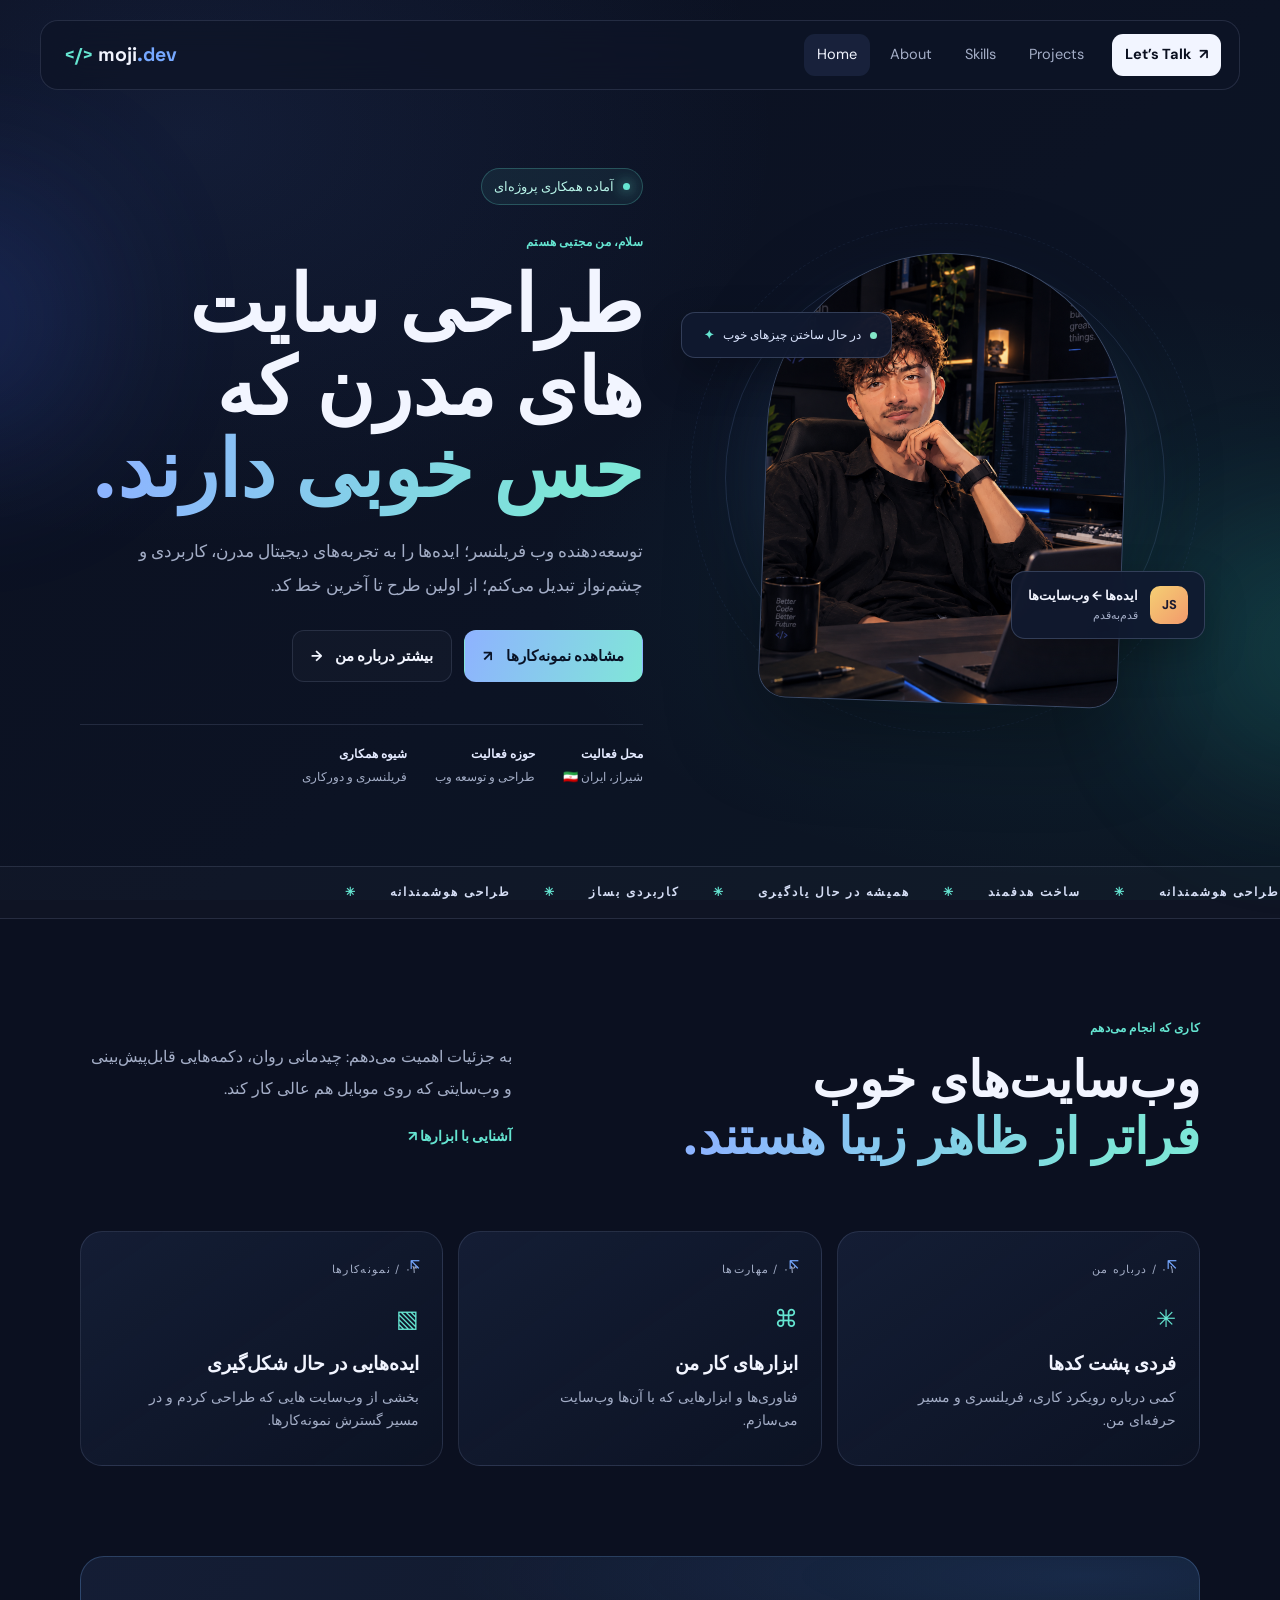
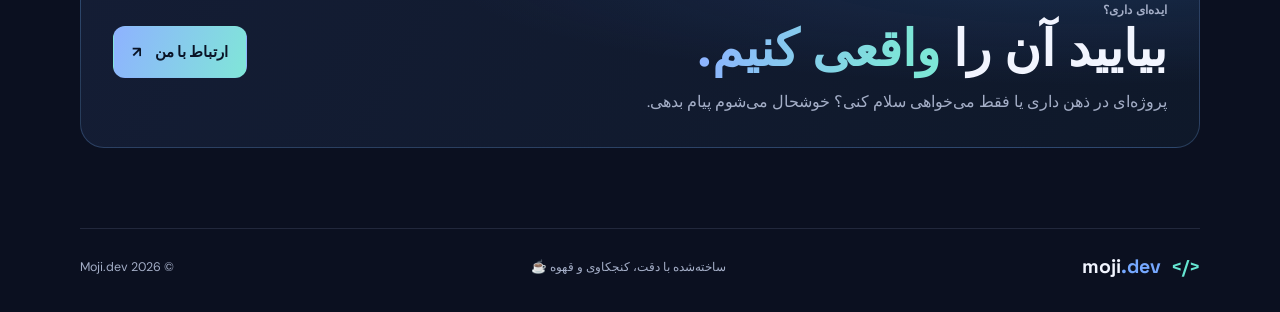
<file: index.html>
<!doctype html>
<html lang="fa" dir="rtl">
<head>
  <meta charset="utf-8"><meta name="viewport" content="width=device-width, initial-scale=1">
  <meta name="theme-color" content="#10172b"><meta name="description" content="Moji — freelance full-stack web developer based in Shiraz, Iran.">
  <title>Moji.dev — طراحی و توسعه وب</title><link rel="stylesheet" href="styles.css">
</head>
<body>
<div class="ambient ambient-one"></div><div class="ambient ambient-two"></div>
<header class="site-header"><a class="brand" href="index.html"><span class="brand-mark">&lt;/&gt;</span> moji<span class="brand-dot">.dev</span></a>
<button class="menu-toggle" aria-label="Toggle menu" aria-expanded="false">☰</button>
<nav class="nav"><a class="active" href="index.html">Home</a><a href="about.html">About</a><a href="skills.html">Skills</a><a href="projects.html">Projects</a><a class="nav-contact" href="contact.html">Let’s Talk <span>↗</span></a></nav></header>
<main>
<section class="hero container"><div class="hero-copy"><div class="availability"><span></span> آماده همکاری پروژه‌ای</div>
<p class="eyebrow">سلام، من مجتبی هستم</p><h1>طراحی سایت های مدرن که <span class="gradient-text">حس خوبی دارند.</span></h1>
<p class="hero-description">توسعه‌دهنده وب فریلنسر؛ ایده‌ها را به تجربه‌های دیجیتال مدرن، کاربردی و چشم‌نواز تبدیل می‌کنم؛ از اولین طرح تا آخرین خط کد.</p>
<div class="hero-actions"><a class="button primary" href="projects.html">مشاهده نمونه‌کارها <span>↗</span></a><a class="button secondary" href="about.html">بیشتر درباره من <span>→</span></a></div>
<div class="hero-meta"><div><strong>محل فعالیت</strong><span>شیراز، ایران 🇮🇷</span></div><div><strong>حوزه فعالیت</strong><span>طراحی و توسعه وب</span></div><div><strong>شیوه همکاری</strong><span>فریلنسری و دورکاری</span></div></div></div>
<div class="hero-visual"><div class="visual-glow"></div><div class="portrait-frame"><img src="assets/moji-portrait.png" alt="Portrait of Moji, freelance web developer"></div><div class="floating-card code-card"><span class="tiny-dot"></span><span>در حال ساختن چیزهای خوب</span><b>✦</b></div><div class="floating-card stack-card"><span class="stack-icon">JS</span><div><b>ایده‌ها ← وب‌سایت‌ها</b><small>قدم‌به‌قدم</small></div></div><div class="orbit orbit-a"></div><div class="orbit orbit-b"></div></div></section>
<section class="ticker"><div>طراحی هوشمندانه <span>✳</span> ساخت هدفمند <span>✳</span> همیشه در حال یادگیری <span>✳</span> کاربردی بساز <span>✳</span> طراحی هوشمندانه <span>✳</span></div></section>
<section class="container intro-section"><div><p class="eyebrow">کاری که انجام می‌دهم</p><h2>وب‌سایت‌های خوب<br><span class="gradient-text">فراتر از ظاهر زیبا هستند.</span></h2></div><div class="intro-right"><p>به جزئیات اهمیت می‌دهم: چیدمانی روان، دکمه‌هایی قابل‌پیش‌بینی و وب‌سایتی که روی موبایل هم عالی کار کند.</p><a class="text-link" href="skills.html">آشنایی با ابزارها <span>↗</span></a></div></section>
<section class="container mini-grid"><a class="mini-card" href="about.html"><span class="card-number">۰۱ / درباره من</span><span class="mini-icon">✳</span><h3>فردی پشت کدها</h3><p>کمی درباره رویکرد کاری، فریلنسری و مسیر حرفه‌ای من.</p><span class="card-arrow">↗</span></a><a class="mini-card" href="skills.html"><span class="card-number">۰۲ / مهارت‌ها</span><span class="mini-icon">⌘</span><h3>ابزارهای کار من</h3><p>فناوری‌ها و ابزارهایی که با آن‌ها وب‌سایت می‌سازم.</p><span class="card-arrow">↗</span></a><a class="mini-card" href="projects.html"><span class="card-number">۰۳ / نمونه‌کارها</span><span class="mini-icon">▧</span><h3>ایده‌هایی در حال شکل‌گیری</h3><p>بخشی از وب‌سایت هایی که طراحی کردم و در مسیر گسترش نمونه‌کارها.</p><span class="card-arrow">↗</span></a></section>
<section class="container cta"><div><p class="eyebrow">ایده‌ای داری؟</p><h2>بیایید آن را <span class="gradient-text">واقعی کنیم.</span></h2><p>پروژه‌ای در ذهن داری یا فقط می‌خواهی سلام کنی؟ خوشحال می‌شوم پیام بدهی.</p></div><a class="button primary" href="contact.html">ارتباط با من <span>↗</span></a></section>
</main><footer class="footer container"><a class="brand" href="index.html"><span class="brand-mark">&lt;/&gt;</span> moji<span class="brand-dot">.dev</span></a><span>ساخته‌شده با دقت، کنجکاوی و قهوه ☕</span><span>© <span id="year"></span> Moji.dev</span></footer><script src="script.js"></script></body></html>
</file>
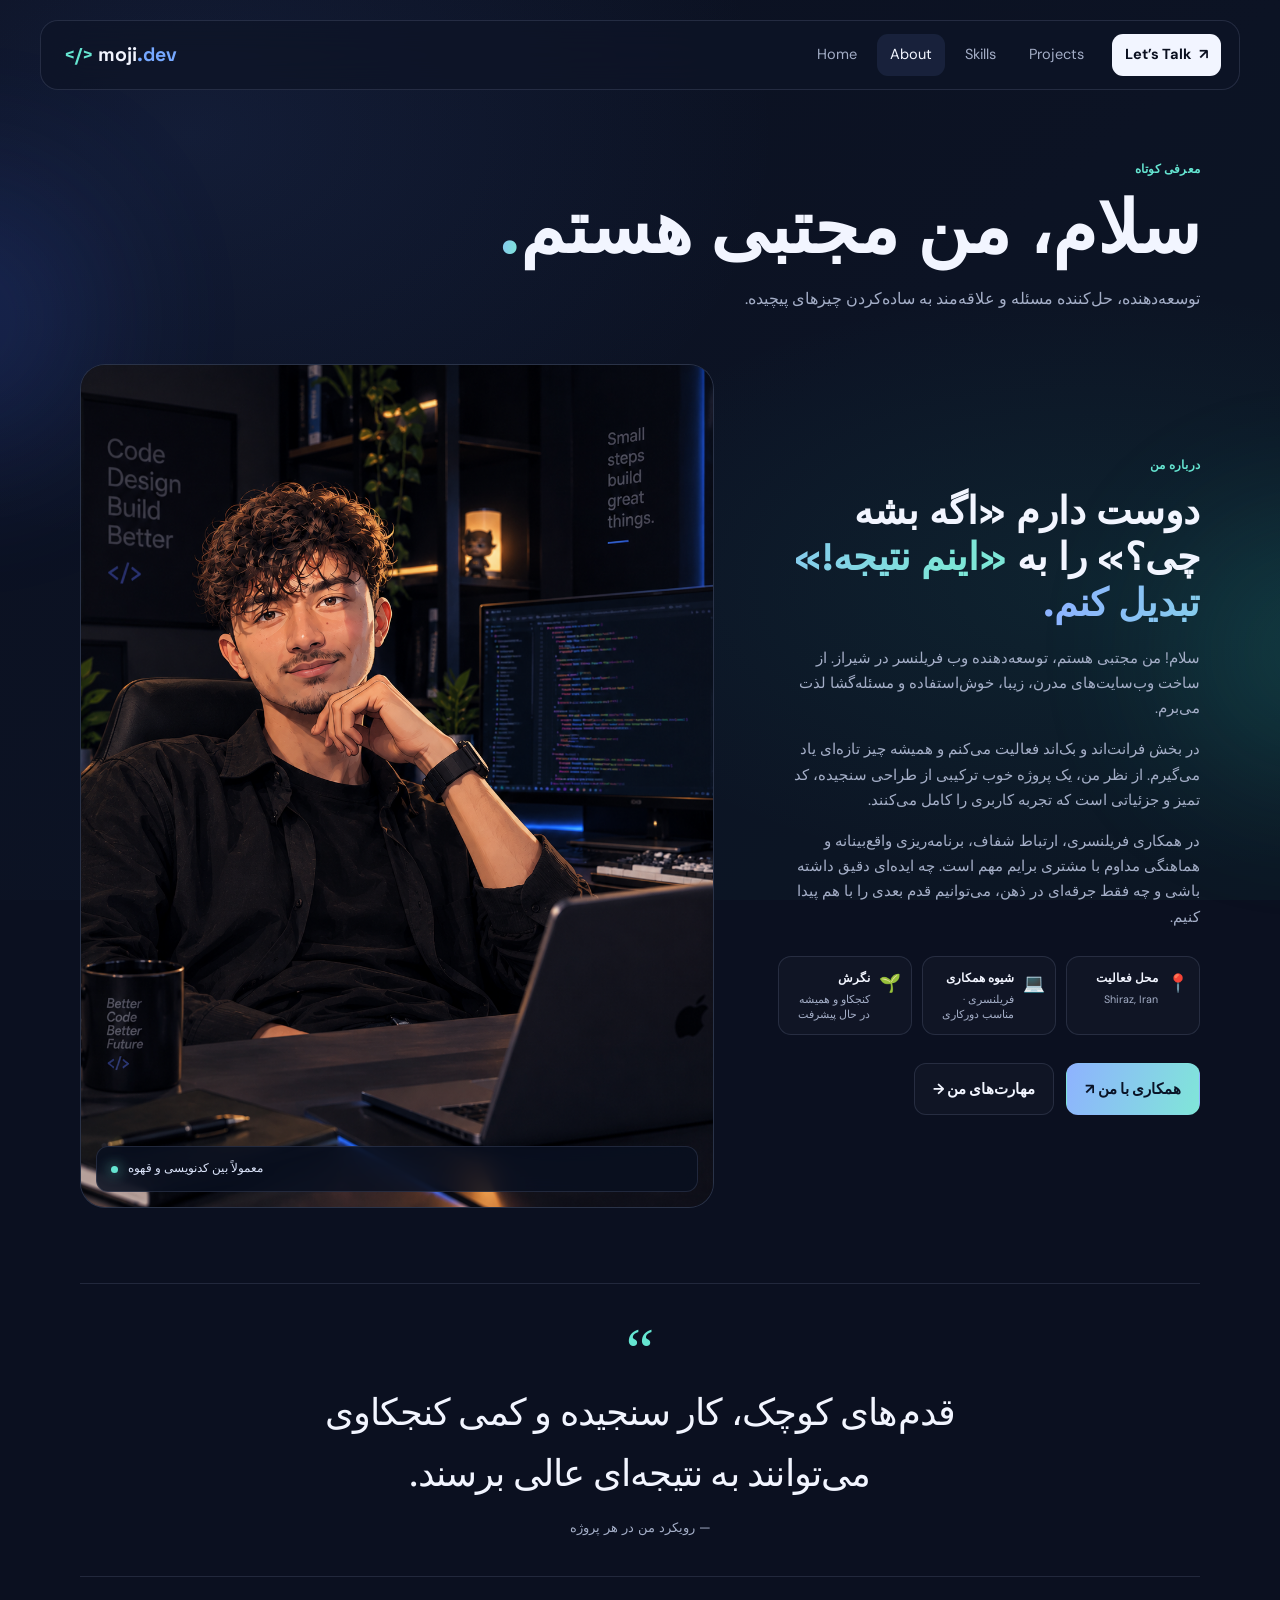
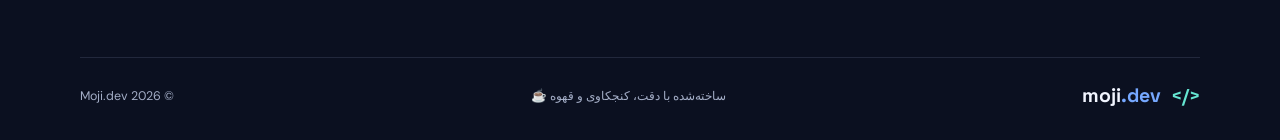
<file: about.html>
<!doctype html><html lang="fa" dir="rtl"><head><meta charset="utf-8"><meta name="viewport" content="width=device-width,initial-scale=1"><meta name="theme-color" content="#10172b"><title>درباره من — Moji.dev</title><link rel="stylesheet" href="styles.css"></head><body><div class="ambient ambient-one"></div><div class="ambient ambient-two"></div>
<header class="site-header"><a class="brand" href="index.html"><span class="brand-mark">&lt;/&gt;</span> moji<span class="brand-dot">.dev</span></a><button class="menu-toggle" aria-label="Toggle menu" aria-expanded="false">☰</button><nav class="nav"><a href="index.html">Home</a><a class="active" href="about.html">About</a><a href="skills.html">Skills</a><a href="projects.html">Projects</a><a class="nav-contact" href="contact.html">Let’s Talk <span>↗</span></a></nav></header>
<main class="container page-main"><div class="page-heading"><p class="eyebrow">معرفی کوتاه</p><h1>سلام، من مجتبی هستم<span class="gradient-text">.</span></h1><p>توسعه‌دهنده، حل‌کننده مسئله و علاقه‌مند به ساده‌کردن چیزهای پیچیده.</p></div>
<section class="about-layout"><div class="about-photo"><img src="assets/moji-portrait.png" alt="Moji in a creative coding workspace"><div class="photo-label"><span class="live-dot"></span> معمولاً بین کدنویسی و قهوه</div></div><div class="about-copy"><p class="eyebrow">درباره من</p><h2>دوست دارم «اگه بشه چی؟» را به <span class="gradient-text">«اینم نتیجه!» تبدیل کنم.</span></h2><p>سلام! من مجتبی هستم، توسعه‌دهنده وب فریلنسر در شیراز. از ساخت وب‌سایت‌های مدرن، زیبا، خوش‌استفاده و مسئله‌گشا لذت می‌برم.</p><p>در بخش فرانت‌اند و بک‌اند فعالیت می‌کنم و همیشه چیز تازه‌ای یاد می‌گیرم. از نظر من، یک پروژه خوب ترکیبی از طراحی سنجیده، کد تمیز و جزئیاتی است که تجربه کاربری را کامل می‌کنند.</p><p>در همکاری فریلنسری، ارتباط شفاف، برنامه‌ریزی واقع‌بینانه و هماهنگی مداوم با مشتری برایم مهم است. چه ایده‌ای دقیق داشته باشی و چه فقط جرقه‌ای در ذهن، می‌توانیم قدم بعدی را با هم پیدا کنیم.</p><div class="about-facts"><div><span>📍</span><div><b>محل فعالیت</b><small>Shiraz, Iran</small></div></div><div><span>💻</span><div><b>شیوه همکاری</b><small>فریلنسری · مناسب دورکاری</small></div></div><div><span>🌱</span><div><b>نگرش</b><small>کنجکاو و همیشه در حال پیشرفت</small></div></div></div><div class="hero-actions"><a class="button primary" href="contact.html">همکاری با من ↗</a><a class="button secondary" href="skills.html">مهارت‌های من →</a></div></div></section>
<section class="quote-panel"><span>“</span><p>قدم‌های کوچک، کار سنجیده و کمی کنجکاوی می‌توانند به نتیجه‌ای عالی برسند.</p><small>— رویکرد من در هر پروژه</small></section></main>
<footer class="footer container"><a class="brand" href="index.html"><span class="brand-mark">&lt;/&gt;</span> moji<span class="brand-dot">.dev</span></a><span>ساخته‌شده با دقت، کنجکاوی و قهوه ☕</span><span>© <span id="year"></span> Moji.dev</span></footer><script src="script.js"></script></body></html>
</file>
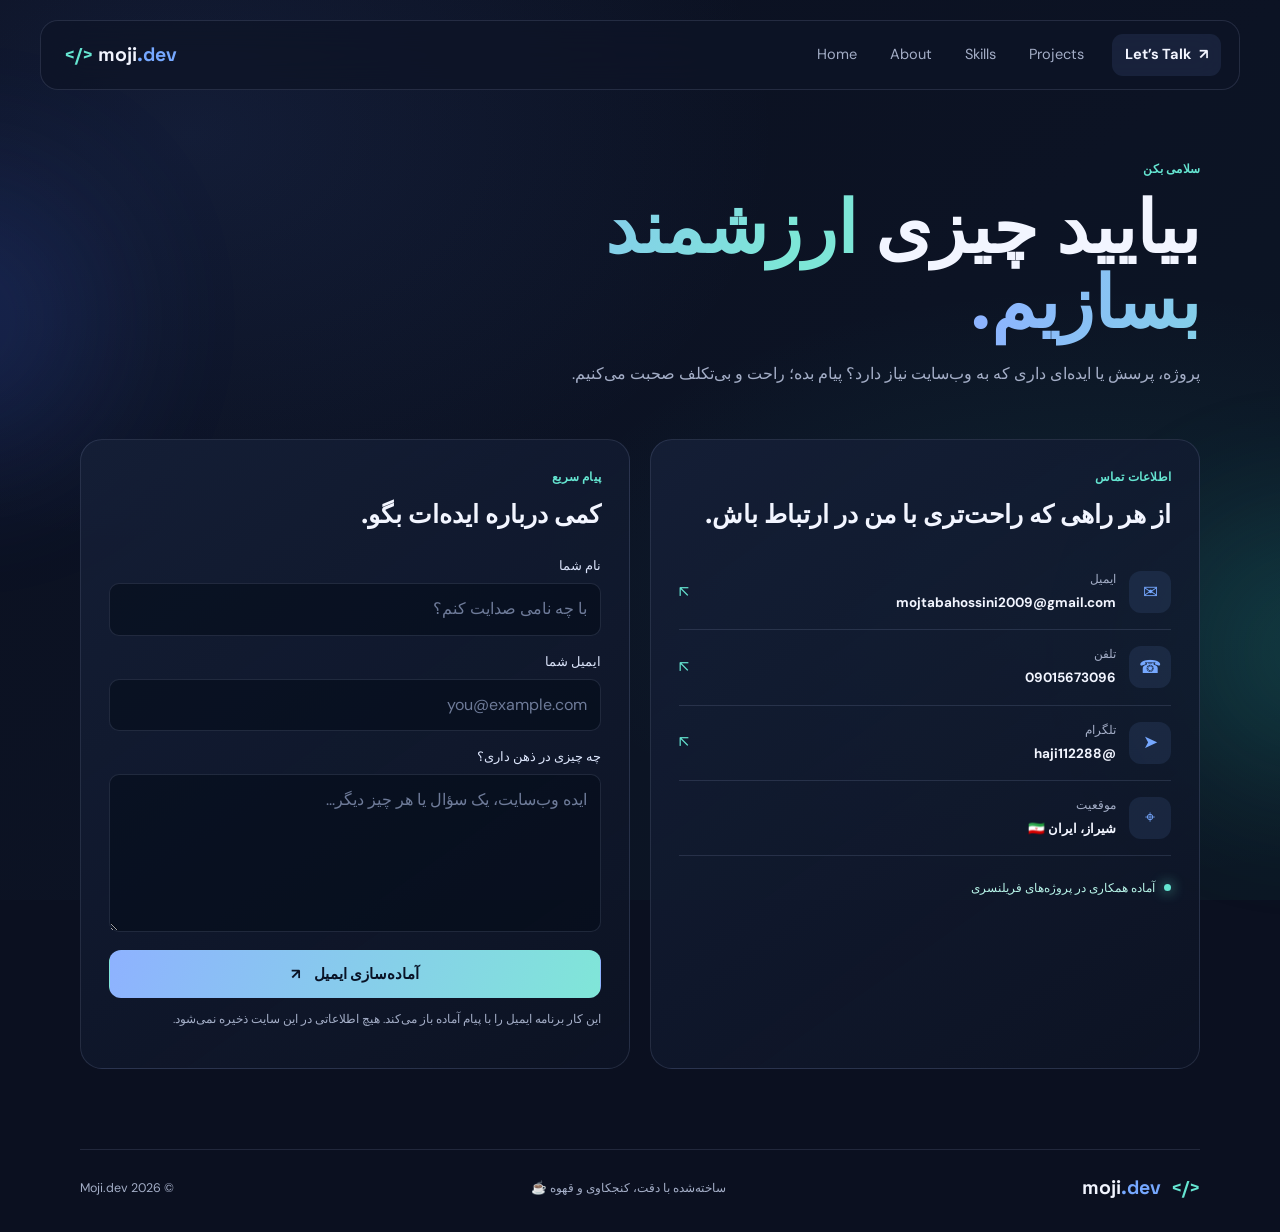
<file: contact.html>
<!doctype html><html lang="fa" dir="rtl"><head><meta charset="utf-8"><meta name="viewport" content="width=device-width,initial-scale=1"><meta name="theme-color" content="#10172b"><title>تماس — Moji.dev</title><link rel="stylesheet" href="styles.css"></head><body><div class="ambient ambient-one"></div><div class="ambient ambient-two"></div>
<header class="site-header"><a class="brand" href="index.html"><span class="brand-mark">&lt;/&gt;</span> moji<span class="brand-dot">.dev</span></a><button class="menu-toggle" aria-label="Toggle menu" aria-expanded="false">☰</button><nav class="nav"><a href="index.html">Home</a><a href="about.html">About</a><a href="skills.html">Skills</a><a href="projects.html">Projects</a><a class="nav-contact active" href="contact.html">Let’s Talk <span>↗</span></a></nav></header>
<main class="container page-main"><div class="page-heading"><p class="eyebrow">سلامی بکن</p><h1>بیایید چیزی <span class="gradient-text">ارزشمند بسازیم.</span></h1><p>پروژه، پرسش یا ایده‌ای داری که به وب‌سایت نیاز دارد؟ پیام بده؛ راحت و بی‌تکلف صحبت می‌کنیم.</p></div>
<section class="contact-layout"><div class="contact-card"><p class="eyebrow">اطلاعات تماس</p><h2>از هر راهی که راحت‌تری با من در ارتباط باش.</h2><a class="contact-row" href="mailto:mojtabahossini2009@gmail.com"><span class="contact-icon">✉</span><span><small>ایمیل</small><b>mojtabahossini2009@gmail.com</b></span><span class="row-arrow">↗</span></a><a class="contact-row" href="tel:+989015673096"><span class="contact-icon">☎</span><span><small>تلفن</small><b dir="ltr">09015673096</b></span><span class="row-arrow">↗</span></a><a class="contact-row" href="https://t.me/haji112288" target="_blank" rel="noopener"><span class="contact-icon">➤</span><span><small>تلگرام</small><b>@haji112288</b></span><span class="row-arrow">↗</span></a><div class="contact-row location-row"><span class="contact-icon">⌖</span><span><small>موقعیت</small><b>شیراز، ایران 🇮🇷</b></span></div><div class="contact-bottom"><span class="live-dot"></span> آماده همکاری در پروژه‌های فریلنسری</div></div>
<form class="message-card" id="contact-form"><p class="eyebrow">پیام سریع</p><h2>کمی درباره ایده‌ات بگو.</h2><label for="name">نام شما</label><input id="name" name="name" placeholder="با چه نامی صدایت کنم؟" required><label for="email">ایمیل شما</label><input id="email" name="email" type="email" placeholder="you@example.com" required><label for="message">چه چیزی در ذهن داری؟</label><textarea id="message" name="message" rows="5" placeholder="ایده وب‌سایت، یک سؤال یا هر چیز دیگر..." required></textarea><button class="button primary submit-button" type="submit">آماده‌سازی ایمیل <span>↗</span></button><p class="form-hint">این کار برنامه ایمیل را با پیام آماده باز می‌کند. هیچ اطلاعاتی در این سایت ذخیره نمی‌شود.</p><p id="form-status" class="form-status" aria-live="polite"></p></form></section></main>
<footer class="footer container"><a class="brand" href="index.html"><span class="brand-mark">&lt;/&gt;</span> moji<span class="brand-dot">.dev</span></a><span>ساخته‌شده با دقت، کنجکاوی و قهوه ☕</span><span>© <span id="year"></span> Moji.dev</span></footer><script src="script.js"></script></body></html>
</file>
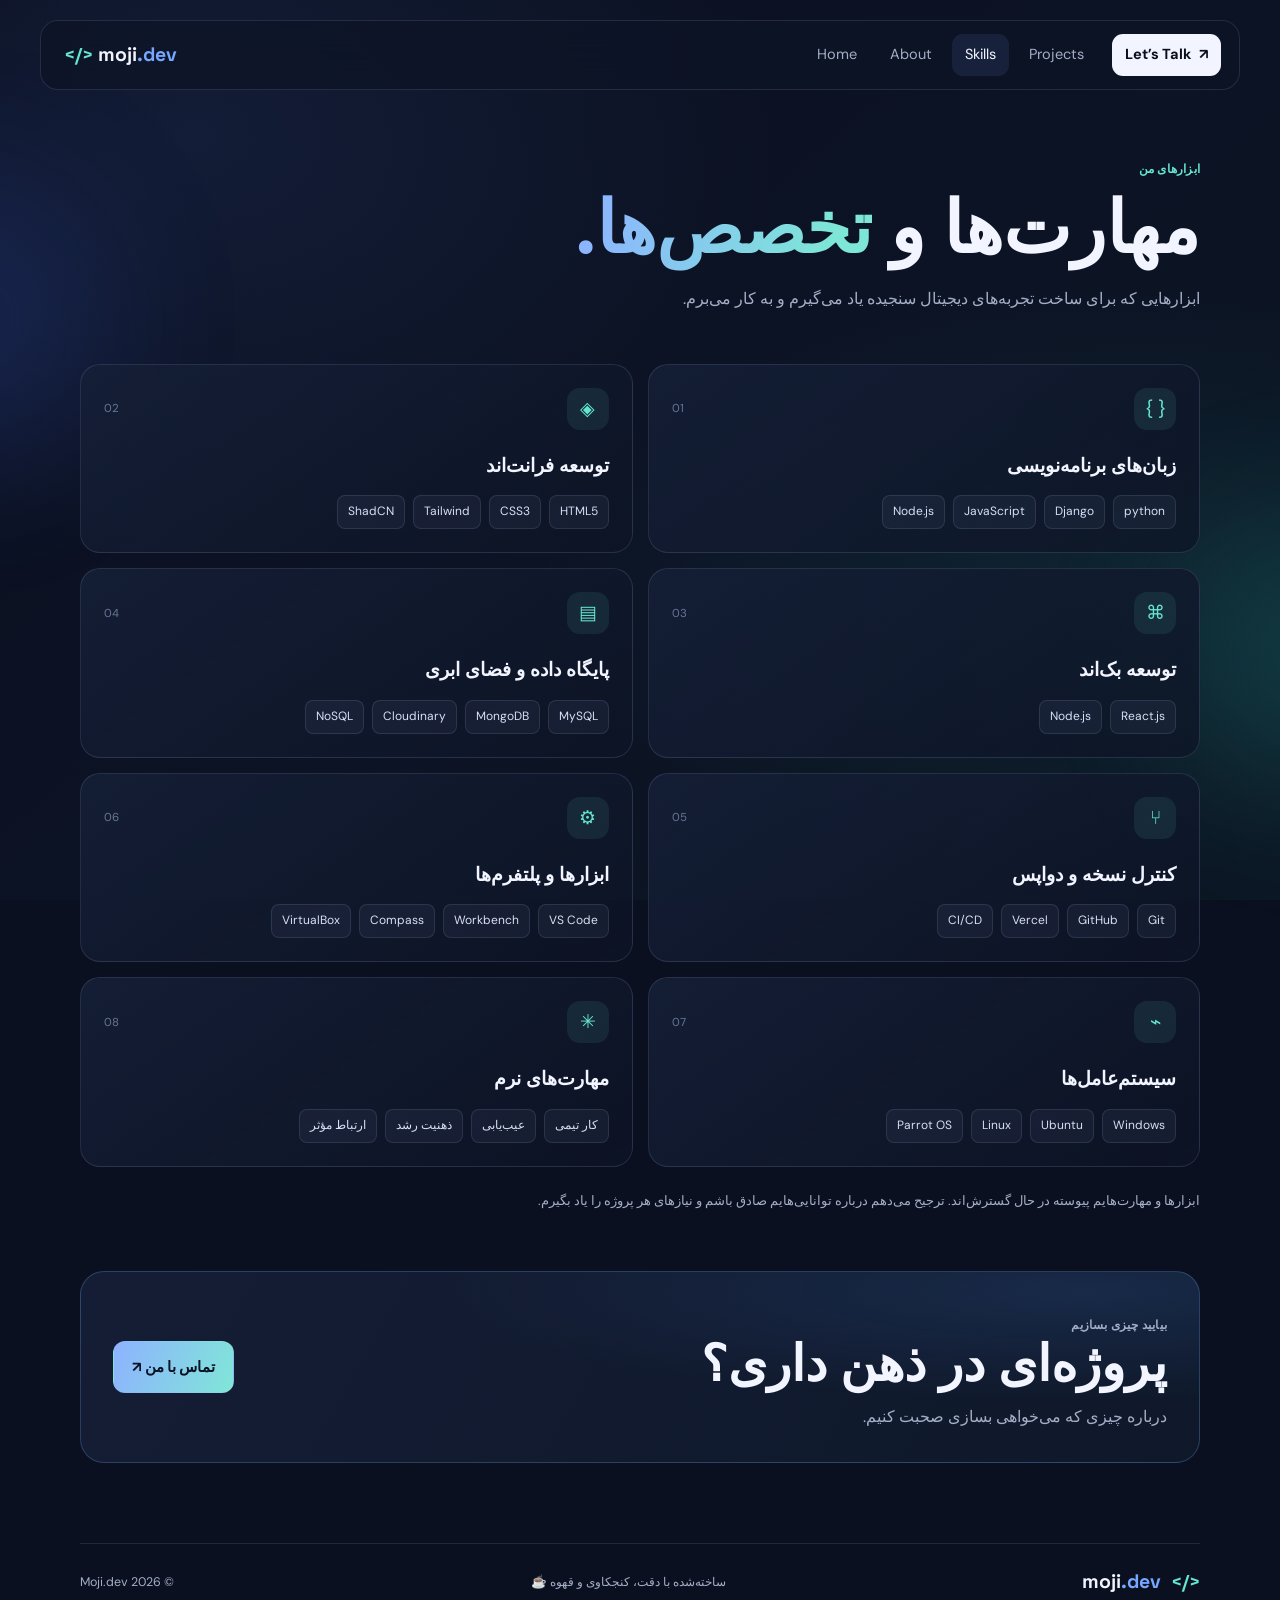
<file: skills.html>
<!doctype html><html lang="fa" dir="rtl"><head><meta charset="utf-8"><meta name="viewport" content="width=device-width,initial-scale=1"><meta name="theme-color" content="#10172b"><title>مهارت‌ها — Moji.dev</title><link rel="stylesheet" href="styles.css"></head><body><div class="ambient ambient-one"></div><div class="ambient ambient-two"></div>
<header class="site-header"><a class="brand" href="index.html"><span class="brand-mark">&lt;/&gt;</span> moji<span class="brand-dot">.dev</span></a><button class="menu-toggle" aria-label="Toggle menu" aria-expanded="false">☰</button><nav class="nav"><a href="index.html">Home</a><a href="about.html">About</a><a class="active" href="skills.html">Skills</a><a href="projects.html">Projects</a><a class="nav-contact" href="contact.html">Let’s Talk <span>↗</span></a></nav></header>
<main class="container page-main"><div class="page-heading"><p class="eyebrow">ابزارهای من</p><h1>مهارت‌ها و <span class="gradient-text">تخصص‌ها.</span></h1><p>ابزارهایی که برای ساخت تجربه‌های دیجیتال سنجیده یاد می‌گیرم و به کار می‌برم.</p></div>
<div class="skills-grid">
<section class="skill-card"><div class="skill-card-top"><span class="skill-symbol">{ }</span><span class="skill-index">01</span></div><h2>زبان‌های برنامه‌نویسی</h2><div class="chips"><span>python</span><span>Django</span><span>JavaScript</span><span>Node.js</span></div></section>
<section class="skill-card"><div class="skill-card-top"><span class="skill-symbol">◈</span><span class="skill-index">02</span></div><h2>توسعه فرانت‌اند</h2><div class="chips"><span>HTML5</span><span>CSS3</span><span>Tailwind</span><span>ShadCN</span></div></section>
<section class="skill-card"><div class="skill-card-top"><span class="skill-symbol">⌘</span><span class="skill-index">03</span></div><h2>توسعه بک‌اند</h2><div class="chips"><span>React.js</span><span>Node.js</span><spanTypeScript</span></div></section>
<section class="skill-card"><div class="skill-card-top"><span class="skill-symbol">▤</span><span class="skill-index">04</span></div><h2>پایگاه داده و فضای ابری</h2><div class="chips"><span>MySQL</span><span>MongoDB</span><span>Cloudinary</span><span>NoSQL</span></div></section>
<section class="skill-card"><div class="skill-card-top"><span class="skill-symbol">⑂</span><span class="skill-index">05</span></div><h2>کنترل نسخه و دواپس</h2><div class="chips"><span>Git</span><span>GitHub</span><span>Vercel</span><span>CI/CD</span></div></section>
<section class="skill-card"><div class="skill-card-top"><span class="skill-symbol">⚙</span><span class="skill-index">06</span></div><h2>ابزارها و پلتفرم‌ها</h2><div class="chips"><span>VS Code</span><span>Workbench</span><span>Compass</span><span>VirtualBox</span></div></section>
<section class="skill-card"><div class="skill-card-top"><span class="skill-symbol">⌁</span><span class="skill-index">07</span></div><h2>سیستم‌عامل‌ها</h2><div class="chips"><span>Windows</span><span>Ubuntu</span><span>Linux</span><span>Parrot OS</span></div></section>
<section class="skill-card"><div class="skill-card-top"><span class="skill-symbol">✳</span><span class="skill-index">08</span></div><h2>مهارت‌های نرم</h2><div class="chips"><span>کار تیمی</span><span>عیب‌یابی</span><span>ذهنیت رشد</span><span>ارتباط مؤثر</span></div></section>
</div><p class="note">ابزارها و مهارت‌هایم پیوسته در حال گسترش‌اند. ترجیح می‌دهم درباره توانایی‌هایم صادق باشم و نیازهای هر پروژه را یاد بگیرم.</p><section class="cta"><div><p class="eyebrow">بیایید چیزی بسازیم</p><h2>پروژه‌ای در ذهن داری؟</h2><p>درباره چیزی که می‌خواهی بسازی صحبت کنیم.</p></div><a class="button primary" href="contact.html">تماس با من ↗</a></section></main>
<footer class="footer container"><a class="brand" href="index.html"><span class="brand-mark">&lt;/&gt;</span> moji<span class="brand-dot">.dev</span></a><span>ساخته‌شده با دقت، کنجکاوی و قهوه ☕</span><span>© <span id="year"></span> Moji.dev</span></footer><script src="script.js"></script></body></html>
</file>
<file: styles.css>
@import url('https://fonts.googleapis.com/css2?family=DM+Sans:wght@400;500;600;700&family=Space+Grotesk:wght@400;500;600;700&display=swap');
:root{--bg:#0b1020;--panel:#111a30;--panel2:#151f37;--text:#f2f5ff;--muted:#a4aec7;--blue:#76a8ff;--cyan:#65e5d1;--line:rgba(190,208,255,.13);--radius:22px}*{box-sizing:border-box}html{scroll-behavior:smooth}body{margin:0;background:var(--bg);color:var(--text);font-family:'DM Sans',sans-serif;line-height:1.65;overflow-x:hidden}body:before{content:"";position:fixed;inset:0;pointer-events:none;z-index:-2;background:radial-gradient(ellipse at 15% 15%,rgba(64,97,180,.15),transparent 38%),radial-gradient(ellipse at 85% 65%,rgba(40,180,166,.09),transparent 36%),linear-gradient(140deg,#0b1020,#0c1324 55%,#0c1724)}a{color:inherit;text-decoration:none}.ambient{position:fixed;border-radius:50%;filter:blur(80px);opacity:.18;pointer-events:none;z-index:-1}.ambient-one{width:280px;height:280px;top:20%;left:-180px;background:#456fff}.ambient-two{width:260px;height:260px;right:-160px;top:58%;background:#2acbb6}.container{width:min(1120px,calc(100% - 48px));margin-inline:auto}.site-header{width:min(1200px,calc(100% - 40px));margin:20px auto 0;padding:13px 18px;display:flex;align-items:center;justify-content:space-between;gap:22px;border:1px solid var(--line);border-radius:18px;background:rgba(14,21,39,.76);backdrop-filter:blur(20px);position:sticky;top:12px;z-index:20}.brand{font-family:'Space Grotesk',sans-serif;font-weight:700;font-size:1.22rem;letter-spacing:-.7px;white-space:nowrap}.brand-mark{color:var(--cyan);font-size:.95em;margin-right:5px}.brand-dot{color:var(--blue)}.nav{display:flex;align-items:center;gap:7px}.nav a{font-size:.91rem;color:var(--muted);padding:9px 13px;border-radius:11px;transition:.2s}.nav a:hover,.nav a.active{background:rgba(132,166,255,.1);color:var(--text)}.nav .nav-contact{background:var(--text);color:#0b1020;font-weight:700;margin-left:8px}.nav-contact span{margin-left:5px}.menu-toggle{display:none;background:none;color:var(--text);border:0;font-size:1.4rem}.hero{display:grid;grid-template-columns:1.05fr .95fr;align-items:center;gap:48px;padding-top:78px;padding-bottom:78px;min-height:640px}.availability{display:inline-flex;align-items:center;gap:9px;border:1px solid rgba(101,229,209,.25);background:rgba(101,229,209,.07);padding:7px 12px;border-radius:30px;color:#b8f5e9;font-size:.8rem;margin-bottom:28px}.availability span,.live-dot{width:7px;height:7px;border-radius:50%;background:var(--cyan);box-shadow:0 0 13px var(--cyan);display:inline-block}.eyebrow{font-size:.73rem;letter-spacing:2px;font-weight:700;color:var(--cyan);margin:0 0 12px}.hero h1,.page-heading h1{font-family:'Space Grotesk',sans-serif;font-size:clamp(3rem,6.2vw,5.3rem);line-height:1.04;letter-spacing:-3.8px;margin:0 0 23px}.gradient-text{background:linear-gradient(100deg,#8db4ff 5%,#7de6d7 85%);-webkit-background-clip:text;background-clip:text;color:transparent}.hero-description{color:var(--muted);font-size:1.05rem;max-width:510px;line-height:1.85}.hero-actions{display:flex;flex-wrap:wrap;gap:12px;margin-top:28px}.button{display:inline-flex;align-items:center;justify-content:center;gap:13px;border-radius:12px;padding:13px 18px;font-weight:700;font-size:.92rem;border:1px solid transparent;cursor:pointer;transition:transform .2s,background .2s}.button:hover{transform:translateY(-2px)}.primary{background:linear-gradient(110deg,#8eb2ff,#80e6d8);color:#091326}.secondary{border-color:var(--line);background:rgba(255,255,255,.025);color:var(--text)}.hero-meta{display:flex;gap:28px;flex-wrap:wrap;border-top:1px solid var(--line);margin-top:42px;padding-top:20px}.hero-meta div{display:grid;gap:2px}.hero-meta strong{font-size:.75rem;color:#e4eaff}.hero-meta span{font-size:.77rem;color:var(--muted)}.hero-visual{position:relative;min-height:460px;display:grid;place-items:center}.visual-glow{position:absolute;width:330px;height:330px;border-radius:50%;background:linear-gradient(140deg,rgba(91,135,255,.34),rgba(74,226,206,.18));filter:blur(45px)}.portrait-frame{width:min(360px,88%);aspect-ratio:4/5;border:1px solid rgba(173,205,255,.27);border-radius:180px 180px 28px 28px;overflow:hidden;position:relative;z-index:1;box-shadow:0 28px 90px rgba(0,0,0,.35);transform:rotate(2deg);background:#10172b}.portrait-frame img{width:100%;height:100%;object-fit:cover;object-position:center 32%;display:block}.floating-card{position:absolute;z-index:2;background:rgba(17,26,48,.88);border:1px solid rgba(190,208,255,.2);box-shadow:0 16px 40px rgba(0,0,0,.25);backdrop-filter:blur(12px);border-radius:14px}.code-card{top:14%;left:-2%;padding:12px 14px;display:flex;align-items:center;gap:9px;font-size:.76rem;color:#dce6ff}.code-card b{color:var(--cyan);margin-left:8px}.tiny-dot{width:7px;height:7px;background:#83e7c8;border-radius:50%}.stack-card{right:-1%;bottom:15%;display:flex;align-items:center;gap:12px;padding:13px 16px}.stack-icon{display:grid;place-items:center;width:38px;height:38px;border-radius:10px;background:linear-gradient(135deg,#f5cf73,#f29a6c);color:#1b1930;font-size:.8rem;font-weight:800}.stack-card b,.stack-card small{display:block}.stack-card b{font-size:.8rem}.stack-card small{font-size:.7rem;color:var(--muted)}.orbit{position:absolute;border:1px solid rgba(138,177,255,.15);border-radius:50%;z-index:0}.orbit-a{width:440px;height:440px}.orbit-b{width:510px;height:510px;border-style:dashed;opacity:.5}.ticker{border-block:1px solid var(--line);overflow:hidden;background:rgba(255,255,255,.018);white-space:nowrap}.ticker div{padding:16px 0;min-width:max-content;animation:marquee 28s linear infinite;font-size:.75rem;letter-spacing:2px;color:#d5def5;font-weight:700}.ticker span{color:var(--cyan);padding:0 28px}@keyframes marquee{to{transform:translateX(-25%)}}.intro-section{display:grid;grid-template-columns:1fr .7fr;gap:70px;padding-top:100px;padding-bottom:34px}.intro-section h2,.cta h2{font-family:'Space Grotesk',sans-serif;font-size:clamp(2rem,4vw,3.1rem);letter-spacing:-1.6px;line-height:1.15;margin:0}.intro-right{padding-top:22px}.intro-right p,.cta p{color:var(--muted);margin:0 0 18px}.text-link{color:var(--cyan);font-weight:700;font-size:.9rem}.text-link span{margin-left:6px}.mini-grid{display:grid;grid-template-columns:repeat(3,1fr);gap:15px;padding-top:32px;padding-bottom:90px}.mini-card{position:relative;padding:23px 23px 26px;border:1px solid var(--line);background:linear-gradient(145deg,rgba(21,31,55,.9),rgba(13,20,37,.72));border-radius:var(--radius);min-height:235px;transition:.25s}.mini-card:hover,.skill-card:hover,.project-card:hover{transform:translateY(-4px);border-color:rgba(126,181,255,.4)}.card-number{font-size:.68rem;letter-spacing:1.3px;color:var(--muted)}.mini-icon{display:block;font-size:1.5rem;color:var(--cyan);margin:18px 0 9px}.mini-card h3{font-family:'Space Grotesk',sans-serif;font-size:1.2rem;margin:0 0 7px}.mini-card p{font-size:.87rem;color:var(--muted);margin:0;max-width:290px}.card-arrow{position:absolute;right:22px;top:20px;color:var(--blue)}.cta{display:flex;align-items:center;justify-content:space-between;gap:30px;padding:32px;border:1px solid rgba(126,181,255,.23);border-radius:24px;background:radial-gradient(ellipse at 90% 10%,rgba(67,116,206,.18),transparent 45%),linear-gradient(120deg,rgba(21,31,55,.9),rgba(15,26,43,.9));margin-bottom:80px}.cta p{margin-top:12px;margin-bottom:0}.cta .button{flex-shrink:0}.footer{display:flex;justify-content:space-between;align-items:center;gap:20px;border-top:1px solid var(--line);padding-top:22px;padding-bottom:28px;color:var(--muted);font-size:.78rem}.footer .brand{color:var(--text)}.page-main{padding-top:70px}.page-heading{max-width:750px;margin-bottom:48px}.page-heading h1{font-size:clamp(2.8rem,5.7vw,4.5rem);margin-bottom:17px}.page-heading>p:last-child{color:var(--muted);max-width:650px;font-size:1.02rem}.about-layout{display:grid;grid-template-columns:.8fr 1.2fr;gap:64px;align-items:center}.about-photo{position:relative;border:1px solid var(--line);border-radius:25px;overflow:hidden;background:#141b2d;min-height:460px}.about-photo img{display:block;width:100%;height:100%;min-height:460px;object-fit:cover;object-position:center 35%}.photo-label{position:absolute;bottom:15px;left:15px;right:15px;padding:12px 14px;background:rgba(9,16,32,.85);border:1px solid var(--line);border-radius:12px;font-size:.75rem;color:#dbe4fa;display:flex;align-items:center;gap:10px;backdrop-filter:blur(12px)}.about-copy h2{font-family:'Space Grotesk',sans-serif;font-size:clamp(1.8rem,3vw,2.7rem);letter-spacing:-1.3px;line-height:1.2;margin:0 0 20px}.about-copy>p:not(.eyebrow){color:var(--muted);font-size:.96rem}.about-facts{display:grid;grid-template-columns:repeat(3,1fr);gap:10px;margin:26px 0}.about-facts>div{display:flex;align-items:flex-start;gap:9px;border:1px solid var(--line);padding:12px 10px;border-radius:13px;background:rgba(255,255,255,.025)}.about-facts>div>span{font-size:1.1rem}.about-facts b,.about-facts small{display:block}.about-facts b{font-size:.73rem}.about-facts small{font-size:.67rem;color:var(--muted);line-height:1.4;margin-top:4px}.quote-panel{margin:75px 0 80px;border-top:1px solid var(--line);border-bottom:1px solid var(--line);padding:35px 0;text-align:center}.quote-panel>span{font-family:Georgia,serif;font-size:4rem;line-height:1;color:var(--cyan)}.quote-panel p{font-family:'Space Grotesk',sans-serif;font-size:clamp(1.4rem,3vw,2.3rem);max-width:750px;margin:0 auto 10px;letter-spacing:-.8px}.quote-panel small{color:var(--muted)}.skills-grid{display:grid;grid-template-columns:repeat(2,1fr);gap:15px}.skill-card{border:1px solid var(--line);border-radius:20px;padding:23px;background:linear-gradient(145deg,rgba(21,31,55,.88),rgba(13,20,37,.75));transition:.25s}.skill-card-top{display:flex;justify-content:space-between;align-items:center}.skill-symbol{display:grid;place-items:center;width:42px;height:42px;border-radius:13px;background:rgba(101,229,209,.09);color:var(--cyan);font-size:1.2rem}.skill-index{font-size:.72rem;color:#697795}.skill-card h2{font-family:'Space Grotesk',sans-serif;font-size:1.2rem;margin:20px 0 14px}.chips{display:flex;flex-wrap:wrap;gap:8px}.chips span{font-size:.75rem;color:#d7e0f7;padding:6px 10px;border:1px solid rgba(179,199,245,.13);background:rgba(160,183,235,.06);border-radius:8px}.note{font-size:.8rem;color:var(--muted);margin:23px 0 50px}.skills-grid+.note{margin-bottom:60px}.projects-grid{display:grid;grid-template-columns:repeat(2,1fr);gap:20px}.project-card{border:1px solid var(--line);border-radius:20px;overflow:hidden;background:rgba(17,26,48,.78);transition:.25s}.project-image{height:245px;position:relative;overflow:hidden;background:#18233b}.project-image:after{content:"";position:absolute;inset:45% 0 0;background:linear-gradient(transparent,rgba(8,13,27,.65))}.project-image img{width:100%;height:100%;object-fit:cover;display:block;transition:transform .5s}.project-card:hover .project-image img{transform:scale(1.04)}.project-type{position:absolute;bottom:14px;left:16px;z-index:1;border:1px solid rgba(255,255,255,.24);background:rgba(10,17,34,.7);border-radius:7px;padding:5px 9px;font-size:.65rem;letter-spacing:1px;font-weight:700}.project-info{padding:20px;display:grid;grid-template-columns:1fr auto;gap:12px}.project-info h2{font-family:'Space Grotesk',sans-serif;margin:0 0 6px;font-size:1.3rem}.project-info p{font-size:.85rem;color:var(--muted);margin:0;max-width:450px}.project-info .chips{grid-column:1/-1}.project-arrow{color:var(--cyan);font-size:1.3rem}.contact-layout{display:grid;grid-template-columns:1fr 1fr;gap:20px;margin-bottom:80px}.contact-card,.message-card{padding:28px;border:1px solid var(--line);border-radius:22px;background:linear-gradient(145deg,rgba(21,31,55,.9),rgba(13,20,37,.78))}.contact-card h2,.message-card h2{font-family:'Space Grotesk',sans-serif;font-size:1.55rem;line-height:1.3;letter-spacing:-.7px;margin:0 0 24px}.contact-row{display:flex;align-items:center;gap:13px;padding:15px 0;border-bottom:1px solid var(--line)}.contact-icon{display:grid;place-items:center;flex-shrink:0;width:42px;height:42px;border-radius:12px;background:rgba(116,162,255,.1);color:var(--blue);font-size:1.1rem}.contact-row>span:nth-child(2){min-width:0;flex:1}.contact-row small,.contact-row b{display:block}.contact-row small{font-size:.72rem;color:var(--muted);margin-bottom:3px}.contact-row b{font-size:.84rem;overflow-wrap:anywhere}.row-arrow{color:var(--cyan)}.contact-row:hover b{color:var(--cyan)}.location-row{cursor:default}.contact-bottom{display:flex;align-items:center;gap:9px;margin-top:22px;font-size:.76rem;color:#b8f5e9}.message-card label{display:block;font-size:.8rem;color:#dce5fb;margin:15px 0 7px}.message-card input,.message-card textarea{display:block;width:100%;background:rgba(5,11,24,.55);border:1px solid var(--line);border-radius:10px;padding:12px 13px;font:inherit;color:var(--text);outline:none;resize:vertical}.message-card input:focus,.message-card textarea:focus{border-color:rgba(126,181,255,.65);box-shadow:0 0 0 3px rgba(126,181,255,.08)}.message-card input::placeholder,.message-card textarea::placeholder{color:#6e7b99}.submit-button{width:100%;margin-top:18px;font-family:inherit}.form-hint,.form-status{font-size:.72rem;color:var(--muted);margin-bottom:0}.form-status{color:var(--cyan)}@media(max-width:850px){.hero{gap:20px;grid-template-columns:1fr  .8fr}.hero h1{font-size:clamp(2.8rem,6vw,4.2rem)}.hero-meta{gap:16px}.about-layout{gap:30px}.about-facts{grid-template-columns:1fr}.about-facts>div{align-items:center}.mini-card{padding:18px}.stack-card{right:-3%}.code-card{left:-5%}}@media(max-width:680px){.container{width:min(100% - 32px,520px)}.site-header{width:calc(100% - 24px);padding:12px 14px;top:8px;margin-top:12px}.menu-toggle{display:block;cursor:pointer}.nav{display:none;position:absolute;top:calc(100% + 8px);left:0;right:0;padding:10px;border:1px solid var(--line);border-radius:15px;background:rgba(14,21,39,.97);backdrop-filter:blur(20px);flex-direction:column;align-items:stretch}.nav.open{display:flex}.nav a{padding:12px}.nav .nav-contact{margin:4px 0 0;text-align:center}.hero{grid-template-columns:1fr;padding-top:52px;padding-bottom:48px;gap:15px}.hero h1{font-size:clamp(3rem,12vw,4.4rem);letter-spacing:-2.8px}.hero-description{font-size:.97rem}.hero-meta{margin-top:28px;gap:18px}.hero-visual{min-height:390px;grid-row:1}.portrait-frame{width:min(285px,75%)}.visual-glow{width:250px;height:250px}.orbit-a{width:340px;height:340px}.orbit-b{width:380px;height:380px}.code-card{left:0;top:13%}.stack-card{right:0;bottom:12%}.intro-section{grid-template-columns:1fr;gap:16px;padding-top:62px}.intro-right{padding-top:0}.mini-grid{grid-template-columns:1fr;padding-bottom:58px}.mini-card{min-height:190px}.cta{padding:23px;align-items:flex-start;flex-direction:column;margin-bottom:55px}.footer{flex-wrap:wrap;justify-content:space-between}.footer>span:nth-child(2){order:3;width:100%}.page-main{padding-top:48px}.page-heading{margin-bottom:32px}.page-heading h1{font-size:clamp(2.7rem,10vw,3.7rem);letter-spacing:-2.6px}.about-layout,.contact-layout{grid-template-columns:1fr;gap:25px}.about-photo,.about-photo img{min-height:380px;max-height:520px}.about-copy h2{font-size:2rem}.about-facts{grid-template-columns:repeat(3,1fr)}.about-facts>div{display:block}.about-facts>div>span{display:block;margin-bottom:5px}.quote-panel{margin:55px 0}.skills-grid,.projects-grid{grid-template-columns:1fr}.project-image{height:220px}.contact-card,.message-card{padding:22px}.contact-layout{margin-bottom:55px}}@media(prefers-reduced-motion:reduce){*,*:before,*:after{scroll-behavior:auto!important;animation-duration:.01ms!important;animation-iteration-count:1!important;transition-duration:.01ms!important}}
/* Persian / RTL support */
@import url('https://fonts.googleapis.com/css2?family=Vazirmatn:wght@400;500;600;700;800&display=swap');
html[dir="rtl"] body{font-family:'Vazirmatn','DM Sans',sans-serif;direction:rtl;text-align:right}
html[dir="rtl"] .brand,html[dir="rtl"] h1,html[dir="rtl"] h2,html[dir="rtl"] h3{letter-spacing:normal}
html[dir="rtl"] .brand-mark{margin-right:0;margin-left:5px}
html[dir="rtl"] .nav .nav-contact{margin-left:0;margin-right:8px}
html[dir="rtl"] .nav-contact span{margin-left:0;margin-right:5px}
html[dir="rtl"] .hero{direction:rtl}
html[dir="rtl"] .hero-meta,html[dir="rtl"] .hero-actions,html[dir="rtl"] .chips{direction:rtl}
html[dir="rtl"] .hero-description,html[dir="rtl"] .intro-right p,html[dir="rtl"] .page-heading>p:last-child{line-height:2}
html[dir="rtl"] .eyebrow{letter-spacing:.2px}
html[dir="rtl"] .floating-card{direction:rtl}
html[dir="rtl"] .stack-card{direction:rtl}
html[dir="rtl"] .mini-card,html[dir="rtl"] .skill-card,html[dir="rtl"] .project-info,html[dir="rtl"] .contact-card,html[dir="rtl"] .message-card,html[dir="rtl"] .about-copy{text-align:right}
html[dir="rtl"] .contact-row,html[dir="rtl"] .about-facts>div{direction:rtl}
html[dir="rtl"] .footer{direction:rtl}
html[dir="rtl"] input,html[dir="rtl"] textarea{font-family:'Vazirmatn','DM Sans',sans-serif;text-align:right}
html[dir="rtl"] .project-type{right:auto;left:14px}
html[dir="rtl"] .card-arrow,html[dir="rtl"] .project-arrow,html[dir="rtl"] .row-arrow{transform:scaleX(-1)}
@media(max-width:760px){html[dir="rtl"] .nav{right:auto;left:0}html[dir="rtl"] .site-header{direction:rtl}}

/* Mixed Persian content + English navigation; dark portfolio layout */
html[dir="rtl"] .site-header{direction:ltr}
html[dir="rtl"] .nav{direction:ltr}
html[dir="rtl"] .nav .nav-contact{margin-left:8px;margin-right:0}
html[dir="rtl"] .nav-contact span{margin-left:5px;margin-right:0}
html[dir="rtl"] .hero{direction:ltr;grid-template-columns:1.05fr .95fr}
html[dir="rtl"] .hero-copy{direction:rtl;text-align:right}
html[dir="rtl"] .hero-visual{direction:ltr}
html[dir="rtl"] .hero-meta{direction:rtl;justify-content:flex-start}
html[dir="rtl"] .hero-actions{direction:rtl;justify-content:flex-start}
html[dir="rtl"] .floating-card{direction:rtl}
html[dir="rtl"] .about-layout{direction:ltr;grid-template-columns:1.2fr .8fr}
html[dir="rtl"] .about-copy{direction:rtl;text-align:right}
html[dir="rtl"] .about-photo{direction:ltr}
@media(max-width:680px){html[dir="rtl"] .hero{grid-template-columns:1fr}html[dir="rtl"] .hero-visual{grid-row:1}html[dir="rtl"] .site-header{direction:ltr}html[dir="rtl"] .nav{direction:ltr}}
</file>
